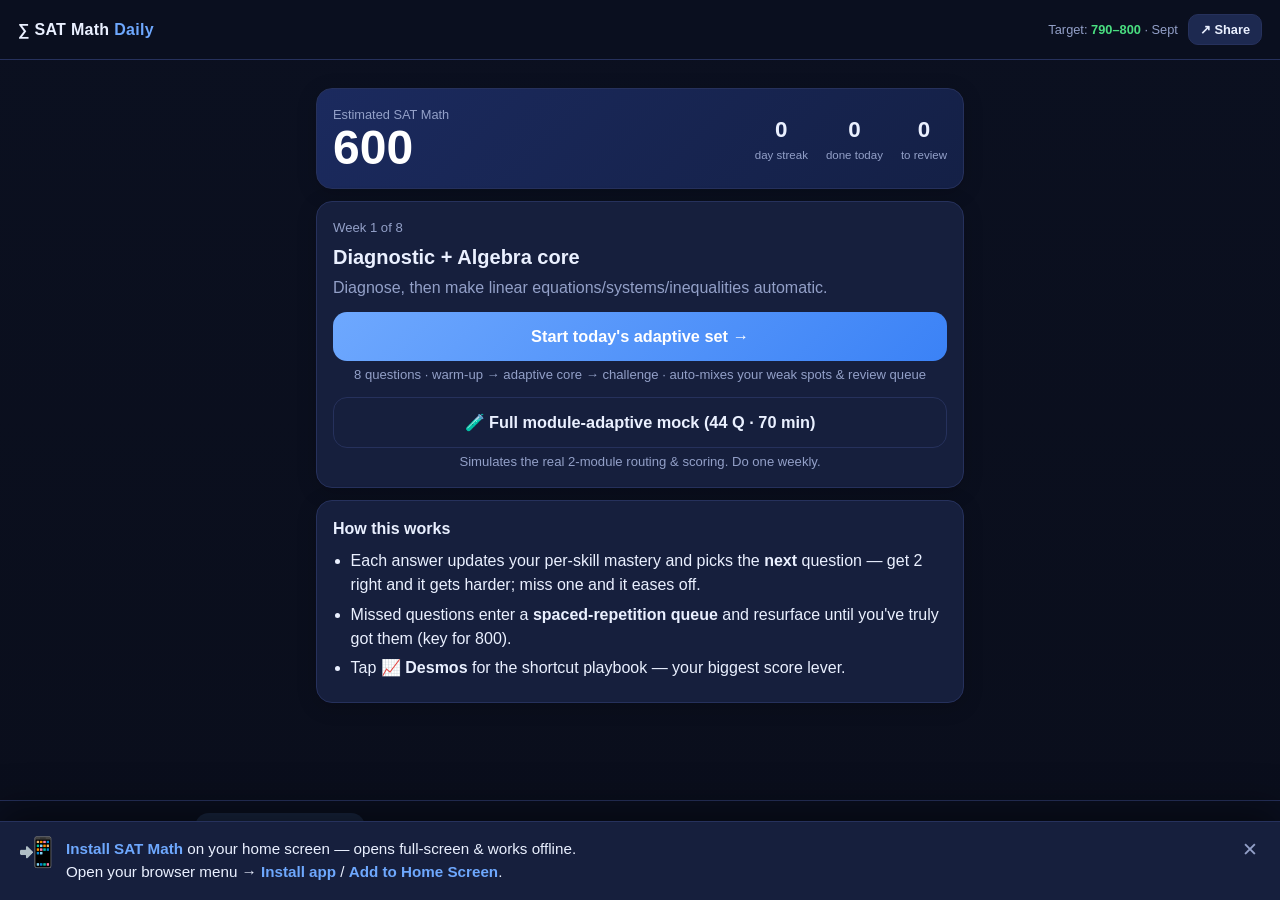
<file: index.html>
<!DOCTYPE html>
<html lang="en">
<head>
  <meta charset="UTF-8" />
  <meta name="viewport" content="width=device-width, initial-scale=1, viewport-fit=cover" />
  <meta name="theme-color" content="#0b1020" />
  <title>SAT Math — Daily Adaptive Prep</title>

  <!-- Installable app (Android / Chrome / iOS home screen) -->
  <link rel="manifest" href="manifest.json" />
  <link rel="icon" href="icon-192.png" />
  <link rel="apple-touch-icon" href="apple-touch-icon.png" />
  <meta name="mobile-web-app-capable" content="yes" />
  <meta name="apple-mobile-web-app-capable" content="yes" />
  <meta name="apple-mobile-web-app-status-bar-style" content="black-translucent" />
  <meta name="apple-mobile-web-app-title" content="SAT Math" />

  <link rel="stylesheet" href="styles.css" />
  <!-- Desmos graphing calculator (same engine as the test). Needs internet. -->
  <script src="https://www.desmos.com/api/v1.10/calculator.js?apiKey=dcb31709b452b1cf9dc26972add0fda6"></script>
</head>
<body>
  <header id="topbar">
    <div class="brand">∑ SAT Math <span>Daily</span></div>
    <div style="display:flex;align-items:center;gap:10px">
      <div class="goal">Target: <b>790–800</b> · Sept</div>
      <button class="share-btn" onclick="shareApp()">↗ Share</button>
    </div>
  </header>
  <main id="app"></main>
  <nav id="nav"></nav>
  <script src="data.js"></script>
  <script src="app.js"></script>
  <script>
    if ("serviceWorker" in navigator) {
      window.addEventListener("load", () =>
        navigator.serviceWorker.register("sw.js").catch(() => {}));
    }
  </script>
</body>
</html>
</file>
<file: styles.css>
:root{
  --bg:#0b1020; --bg2:#121a33; --card:#161f3d; --card2:#1d2950;
  --ink:#eaf0ff; --muted:#93a0c8; --line:#26315c;
  --accent:#6ea8fe; --accent2:#4ade80; --warn:#fbbf24; --bad:#f87171;
  --radius:16px;
}
*{box-sizing:border-box}
html,body{margin:0;padding:0}
body{
  background:linear-gradient(180deg,var(--bg),#0a0e1c);
  color:var(--ink);
  font:16px/1.5 -apple-system,BlinkMacSystemFont,"Segoe UI",Roboto,Helvetica,Arial,sans-serif;
  -webkit-font-smoothing:antialiased; padding-bottom:80px;
}
a{color:var(--accent)}
h2{font-size:1.25rem;margin:.2em 0 .4em}
.muted{color:var(--muted)}
.small{font-size:.82rem}
.center{text-align:center}

/* header */
#topbar{
  position:sticky;top:0;z-index:5;display:flex;justify-content:space-between;align-items:center;gap:8px;
  padding:14px 18px;padding-top:calc(14px + env(safe-area-inset-top));
  padding-left:calc(18px + env(safe-area-inset-left));
  padding-right:calc(18px + env(safe-area-inset-right));
  background:rgba(11,16,32,.85);backdrop-filter:blur(10px);
  border-bottom:1px solid var(--line);
}
.share-btn{
  flex:none;background:var(--card2);color:var(--ink);border:1px solid var(--line);
  border-radius:10px;padding:7px 11px;font-size:.8rem;font-weight:600;cursor:pointer;
}
.share-btn:active{transform:scale(.96)}

/* share / install overlay */
#share-overlay{
  position:fixed;inset:0;z-index:50;display:flex;align-items:center;justify-content:center;
  background:rgba(4,7,18,.72);backdrop-filter:blur(4px);padding:20px;
}
.share-modal{
  position:relative;background:var(--card);border:1px solid var(--line);border-radius:var(--radius);
  padding:22px;max-width:340px;width:100%;text-align:center;box-shadow:0 20px 60px rgba(0,0,0,.5);
}
.share-x{
  position:absolute;top:10px;right:10px;background:none;border:none;color:var(--muted);
  font-size:1.1rem;cursor:pointer;padding:6px;line-height:1;
}
.share-qr{
  width:200px;height:200px;border-radius:12px;background:#fff;padding:10px;margin:6px auto 12px;display:block;
}
.share-url{
  font-size:.82rem;color:var(--accent);word-break:break-all;background:var(--bg2);
  border:1px solid var(--line);border-radius:10px;padding:9px;margin-bottom:12px;
}
/* auto install banner (iPhone visitors not yet installed) */
#install-banner{
  position:fixed;left:0;right:0;bottom:0;z-index:60;
  background:var(--card);border-top:1px solid var(--line);
  box-shadow:0 -10px 40px rgba(0,0,0,.5);
  padding:16px 18px calc(16px + env(safe-area-inset-bottom));
  display:flex;align-items:flex-start;gap:12px;
  animation:ib-up .28s ease-out;
}
@keyframes ib-up{from{transform:translateY(100%)}to{transform:translateY(0)}}
#install-banner .ib-icon{font-size:1.8rem;line-height:1}
#install-banner .ib-body{flex:1;font-size:.95rem;line-height:1.5}
#install-banner .ib-body b{color:var(--accent)}
#install-banner .ib-x{
  background:none;border:none;color:var(--muted);font-size:1.2rem;
  cursor:pointer;padding:2px 4px;line-height:1;
}
.ib-share{display:inline-flex;align-items:center;justify-content:center;
  width:1.25em;height:1.25em;border:1.5px solid var(--accent);border-radius:5px;
  color:var(--accent);font-weight:700;vertical-align:-3px;font-size:.85em;margin:0 1px}
.brand{font-weight:800;letter-spacing:.3px}
.brand span{color:var(--accent);font-weight:600}
.goal{font-size:.8rem;color:var(--muted)}
.goal b{color:var(--accent2)}

/* layout */
#app{max-width:680px;margin:0 auto;padding:16px}
.card{
  background:var(--card);border:1px solid var(--line);border-radius:var(--radius);
  padding:16px;margin:12px 0;box-shadow:0 4px 20px rgba(0,0,0,.18);
}
.card.accent{border-color:var(--accent);background:linear-gradient(180deg,var(--card2),var(--card))}
.row-between{display:flex;justify-content:space-between;align-items:center;gap:10px}

/* hero */
.hero-card{background:linear-gradient(135deg,#1b2a5e,#142046)}
.hero{display:flex;justify-content:space-between;align-items:center;gap:16px;flex-wrap:wrap}
.hero-label{color:var(--muted);font-size:.8rem}
.hero-score{font-size:3rem;font-weight:800;line-height:1;color:#fff}
.hero-stats{display:flex;gap:18px}
.hero-stats.big{justify-content:space-around;width:100%;margin-top:8px}
.hero-stats div{display:flex;flex-direction:column;align-items:center}
.hero-stats b{font-size:1.4rem}
.hero-stats span{font-size:.72rem;color:var(--muted)}

/* buttons */
.big-btn{
  display:block;width:100%;margin:12px 0 4px;padding:15px;border:none;border-radius:14px;
  background:linear-gradient(135deg,var(--accent),#3b82f6);color:#fff;font-size:1.02rem;font-weight:700;
  cursor:pointer;transition:transform .05s, opacity .2s;
}
.big-btn:active{transform:scale(.985)}
.big-btn:disabled{opacity:.4;cursor:not-allowed}
.big-btn.ghost{background:transparent;border:1px solid var(--line);color:var(--ink)}

ul.tips{margin:.5em 0 0;padding-left:1.1em}
ul.tips li{margin:.35em 0}

/* question */
.q-top{display:flex;flex-wrap:wrap;gap:6px;align-items:center;margin-bottom:10px}
.q-count{margin-left:auto;color:var(--muted);font-size:.85rem}
.pill{background:var(--accent);color:#06122e;font-weight:700;font-size:.72rem;padding:3px 9px;border-radius:999px}
.pill.ghost{background:transparent;border:1px solid var(--line);color:var(--muted);font-weight:600}
.stem{font-size:1.12rem;margin:6px 0 16px;line-height:1.5}
.choices{display:flex;flex-direction:column;gap:10px}
.choice{
  text-align:left;padding:14px;border:1px solid var(--line);border-radius:12px;background:var(--card2);
  color:var(--ink);font-size:1rem;cursor:pointer;transition:.12s;
}
.choice:hover{border-color:var(--accent)}
.choice.picked{border-color:var(--accent);background:#23347a}
.choice.correct{border-color:var(--accent2);background:#16361f}
.choice.wrong{border-color:var(--bad);background:#3a1620}
.choice:disabled{cursor:default}
.grid-in input{
  width:100%;padding:14px;font-size:1.1rem;border-radius:12px;border:1px solid var(--line);
  background:var(--card2);color:var(--ink);
}
.grid-in input:focus{outline:none;border-color:var(--accent)}

/* feedback */
.verdict{margin-top:14px;padding:10px 12px;border-radius:10px;font-weight:600}
.verdict.ok{background:#16361f;color:#9af2b6}
.verdict.no{background:#3a1620;color:#ffb4bd}
.explain{margin-top:10px;display:flex;flex-direction:column;gap:8px}
.ex-block{background:var(--bg2);border:1px solid var(--line);border-radius:10px;padding:10px 12px;font-size:.95rem}
.ex-block.tip{border-color:#b88a2a;background:#2a2410}
.ex-block.dz{border-color:#2f6f4f;background:#102a20}

/* bars */
.barline{margin:8px 0}
.bar{height:9px;background:var(--bg2);border-radius:999px;overflow:hidden;margin-top:4px}
.fill{height:100%;background:linear-gradient(90deg,var(--accent),var(--accent2))}

/* practice domain grid */
.dom-grid{display:grid;grid-template-columns:1fr 1fr;gap:10px;margin-top:10px}
.dom-btn{text-align:left;padding:14px;border:1px solid var(--line);border-radius:12px;background:var(--card2);color:var(--ink);cursor:pointer}
.dom-btn:hover{border-color:var(--accent)}
.dom-name{font-weight:700;margin-bottom:8px;font-size:.95rem}

/* desmos */
.calc{width:100%;height:340px;border:1px solid var(--line);border-radius:12px;overflow:hidden}

/* nav */
#nav{
  position:fixed;bottom:0;left:0;right:0;display:flex;justify-content:center;gap:6px;
  background:rgba(11,16,32,.94);backdrop-filter:blur(12px);border-top:1px solid var(--line);
  padding:8px 6px calc(8px + env(safe-area-inset-bottom));
}
#nav button{
  flex:1;max-width:150px;display:flex;flex-direction:column;align-items:center;gap:3px;
  background:none;border:none;color:var(--muted);font-weight:600;
  padding:8px 2px;cursor:pointer;border-radius:12px;transition:background .12s,color .12s;
}
#nav button .ni{font-size:1.4rem;line-height:1}
#nav button .nl{font-size:.76rem}
#nav button.active{color:var(--accent);background:rgba(110,168,254,.14)}
#nav button:hover{color:var(--ink)}

/* bigger, comfier nav on laptop/desktop */
@media(min-width:700px){
  body{padding-bottom:104px}
  #nav{gap:10px;padding:12px 8px}
  #nav button{max-width:170px;padding:12px 10px;border-radius:14px}
  #nav button .ni{font-size:1.85rem}
  #nav button .nl{font-size:1rem;letter-spacing:.2px}
}

/* simpler, thumb-friendly mobile UI */
@media(max-width:520px){
  body{font-size:17px;padding-bottom:96px}
  #topbar{padding:12px 14px}
  #app{padding:14px 12px}
  .card{padding:15px;border-radius:14px}
  .stem{font-size:1.2rem;line-height:1.55}
  .choice{padding:17px 15px;font-size:1.06rem}
  .grid-in input{padding:16px;font-size:1.15rem}
  .big-btn{padding:18px;font-size:1.1rem;border-radius:16px}
  .dom-grid{grid-template-columns:1fr}
  #nav button .ni{font-size:1.55rem}
  #nav button .nl{font-size:.82rem}
}

/* mock */
.mock-clock{margin-left:8px;font-weight:800;font-variant-numeric:tabular-nums;color:var(--warn);
  background:#2a2410;border:1px solid #b88a2a;border-radius:8px;padding:2px 8px;font-size:.85rem}
.mock-nav{display:flex;gap:10px;margin-top:8px}
.mock-nav .big-btn{margin-top:4px}
.small-btn{font-size:.82rem;padding:9px}

@media(max-width:420px){ .hero-score{font-size:2.5rem} .dom-grid{grid-template-columns:1fr} }
</file>
